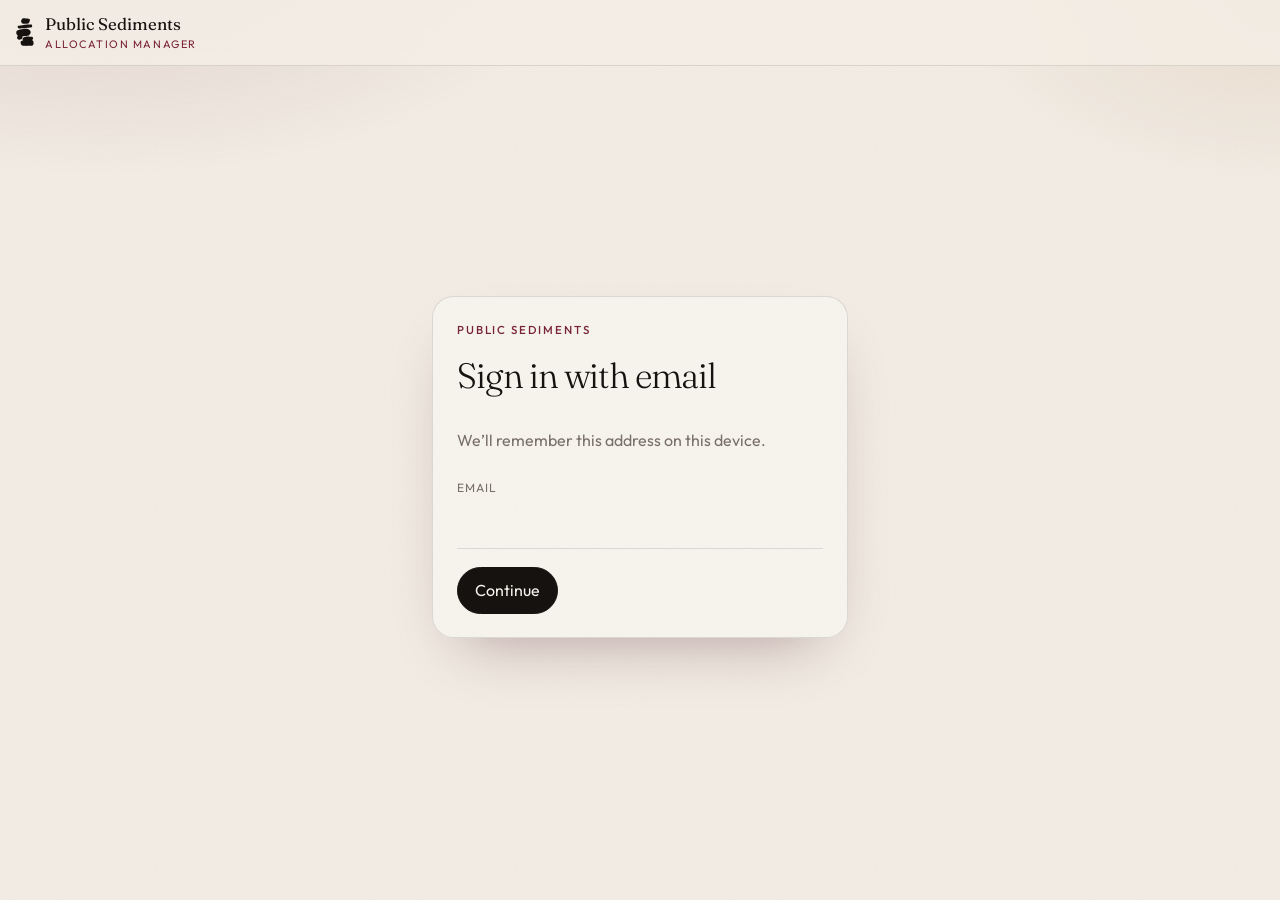
<file: allocation-manager/index.html>
<!DOCTYPE html>
<html lang="en">
<head>
  <meta charset="utf-8">
  <meta name="viewport" content="width=device-width, initial-scale=1, viewport-fit=cover">
  <title>Allocation Manager — Public Sediments</title>
  <meta name="description" content="Month-by-month case allotments and customer allocations for Public Sediments.">
  <link rel="canonical" href="https://main--ps--davidnuescheler.aem.live/allocation-manager/">
  <meta property="og:type" content="website">
  <meta property="og:site_name" content="Public Sediments">
  <meta property="og:title" content="Allocation Manager — Public Sediments">
  <meta property="og:description" content="Month-by-month case allotments and customer allocations for Public Sediments.">
  <meta property="og:url" content="https://main--ps--davidnuescheler.aem.live/allocation-manager/">
  <meta property="og:image" content="https://main--ps--davidnuescheler.aem.live/allocation-manager/og-image.png">
  <meta property="og:image:type" content="image/png">
  <meta property="og:image:width" content="1200">
  <meta property="og:image:height" content="630">
  <meta property="og:image:alt" content="Public Sediments allocation manager">
  <meta name="twitter:card" content="summary_large_image">
  <meta name="twitter:title" content="Allocation Manager — Public Sediments">
  <meta name="twitter:description" content="Month-by-month case allotments and customer allocations for Public Sediments.">
  <meta name="twitter:image" content="https://main--ps--davidnuescheler.aem.live/allocation-manager/og-image.png">
  <meta name="twitter:image:alt" content="Public Sediments allocation manager">
  <link rel="icon" href="/icons/mark.svg" type="image/svg+xml">
  <link rel="preconnect" href="https://fonts.googleapis.com">
  <link rel="preconnect" href="https://fonts.gstatic.com" crossorigin>
  <link href="https://fonts.googleapis.com/css2?family=Fraunces:ital,opsz,wght@0,9..144,300;0,9..144,500;1,9..144,300&family=Outfit:wght@300;400;500;600&display=swap" rel="stylesheet">
  <script>
    window.ALLOC_V = Date.now();
    document.write(`<link rel="stylesheet" href="./styles.css?v=${window.ALLOC_V}">`);
  </script>
</head>
<body data-page="place">
  <script>
    if (!localStorage.getItem('psAlloc_email')) document.body.classList.add('role-gate');
  </script>
  <header class="site-header"></header>
  <script>document.write(`<script src="./header.js?v=${window.ALLOC_V}"><\/script>`);</script>

  <section class="gate" id="gate">
    <form class="gate-card" id="gateForm">
      <p class="gate-kicker">Public Sediments</p>
      <h1>Sign in with email</h1>
      <p class="muted">We’ll remember this address on this device.</p>
      <label for="gateEmail">Email</label>
      <input id="gateEmail" type="email" required autocomplete="username" inputmode="email">
      <p class="gate-note" id="gateNote" hidden></p>
      <button class="btn btn-solid" type="submit">Continue</button>
    </form>
  </section>

  <main class="wrap" id="app">
    <div class="toolbar">
      <div class="month-nav">
        <button class="ghost" id="prevMonth" aria-label="Previous month">←</button>
        <h1 id="monthLabel">September 2026</h1>
        <button class="ghost" id="nextMonth" aria-label="Next month">→</button>
      </div>
      <div class="stats" id="stats"></div>
    </div>

    <nav class="producer-nav" id="producerNav" aria-label="Producers"></nav>
    <nav class="wine-nav" id="wineNav" aria-label="Wines"></nav>

    <section class="board" id="board">
      <div class="loading">Loading allocations…</div>
    </section>

    <div class="row-actions staff-only">
      <button class="btn btn-solid" id="addWineBtn">Add wine</button>
      <button class="btn" id="showEmptyBtn" aria-pressed="false">Show empty accounts</button>
    </div>

    <div class="alloc-dock" id="allocDock" hidden>
      <button type="button" id="allocMinus" aria-label="Remove one bottle">−</button>
      <button type="button" id="allocPlus" aria-label="Add one bottle">+</button>
      <button type="button" id="allocSpread">Spread</button>
    </div>

  </main>

  <dialog id="wineDialog">
    <h2>Add wine</h2>
    <div class="picker-filters" id="winePickerFilters" role="toolbar" aria-label="Filter wines">
      <button type="button" class="picker-chip" data-filter="all" aria-pressed="true">All</button>
      <button type="button" class="picker-chip" data-filter="skin" aria-pressed="false">Skin contact</button>
      <button type="button" class="picker-chip" data-filter="red" aria-pressed="false">Red</button>
      <button type="button" class="picker-chip" data-filter="white" aria-pressed="false">White</button>
      <button type="button" class="picker-chip" data-filter="rose" aria-pressed="false">Rosé</button>
      <button type="button" class="picker-chip" data-filter="sparkling" aria-pressed="false">Sparkling</button>
      <label class="picker-search">
        <span class="picker-search-icon" aria-hidden="true"></span>
        <input id="winePickerSearch" type="search" placeholder="Search the list" autocomplete="off" spellcheck="false">
      </label>
    </div>
    <p class="picker-empty" id="winePickerEmpty" hidden>No wines match that search.</p>
    <div class="picker-list" id="winePickerList" role="listbox" aria-label="Current list"></div>
    <form class="form" id="wineForm">
      <p class="picker-selected" id="winePickerSelected">Pick a wine from the current list.</p>
      <div class="form-row">
        <div>
          <label for="wineCases">Cases this month</label>
          <input id="wineCases" type="number" min="0" step="0.001" value="1">
        </div>
        <div>
          <label for="wineRetail">Retail</label>
          <input id="wineRetail" type="number" min="0" step="1" placeholder="318">
        </div>
      </div>
      <div class="dialog-actions">
        <button class="btn" type="button" id="wineCancel">Cancel</button>
        <button class="btn btn-solid" type="submit" id="wineSave" disabled>Add to this month</button>
      </div>
    </form>
  </dialog>

  <script>
    const allocScript = document.createElement('script');
    allocScript.type = 'module';
    allocScript.src = `./scripts.js?v=${window.ALLOC_V}`;
    document.body.appendChild(allocScript);
  </script>
</body>
</html>
</file>
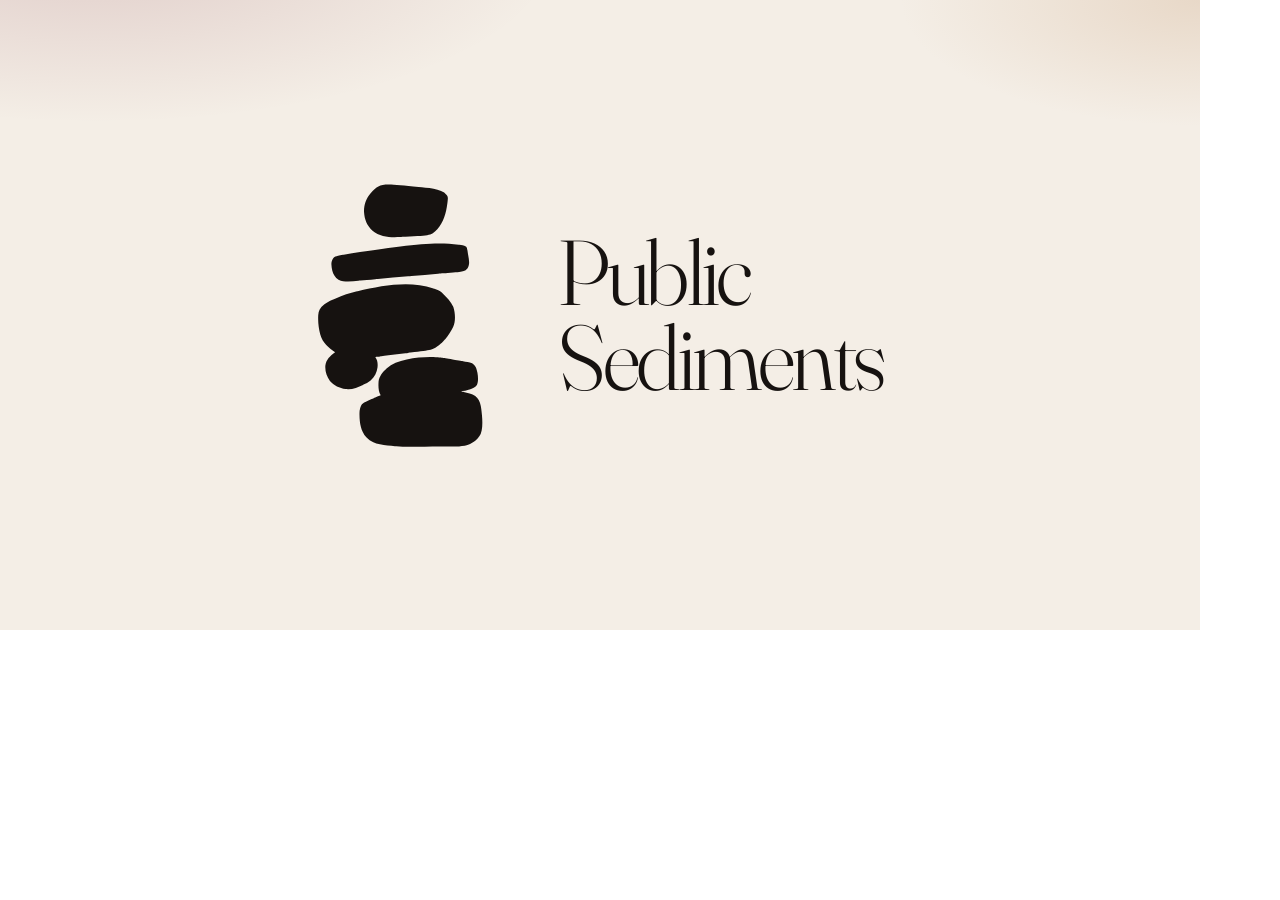
<file: og-card.html>
<!DOCTYPE html>
<html lang="en">
<head>
  <meta charset="utf-8">
  <title>OG</title>
  <link rel="preconnect" href="https://fonts.googleapis.com">
  <link rel="preconnect" href="https://fonts.gstatic.com" crossorigin>
  <link href="https://fonts.googleapis.com/css2?family=Fraunces:opsz,wght@9..144,300;9..144,500&family=Outfit:wght@400;500&display=swap" rel="stylesheet">
  <style>
    html, body { margin: 0; }
    .card {
      width: 1200px;
      height: 630px;
      display: flex;
      align-items: center;
      justify-content: center;
      gap: 72px;
      background:
        radial-gradient(ellipse 70% 50% at 8% -8%, rgba(122, 36, 54, 0.16), transparent 55%),
        radial-gradient(ellipse 50% 40% at 100% 0%, rgba(201, 160, 122, 0.28), transparent 50%),
        #f4eee6;
      color: #161210;
      font-family: Outfit, sans-serif;
    }
    .mark {
      width: 168px;
      height: 266px;
      background: #161210;
      -webkit-mask: url("icons/mark.svg") center / contain no-repeat;
      mask: url("icons/mark.svg") center / contain no-repeat;
    }
    .copy { max-width: 640px; }
    h1 {
      margin: 0;
      font-family: Fraunces, Georgia, serif;
      font-weight: 300;
      font-size: 92px;
      line-height: 0.92;
      letter-spacing: -0.04em;
    }
  </style>
</head>
<body>
  <div class="card">
    <div class="mark" aria-hidden="true"></div>
    <div class="copy">
      <h1>Public<br>Sediments</h1>
    </div>
  </div>
</body>
</html>
</file>
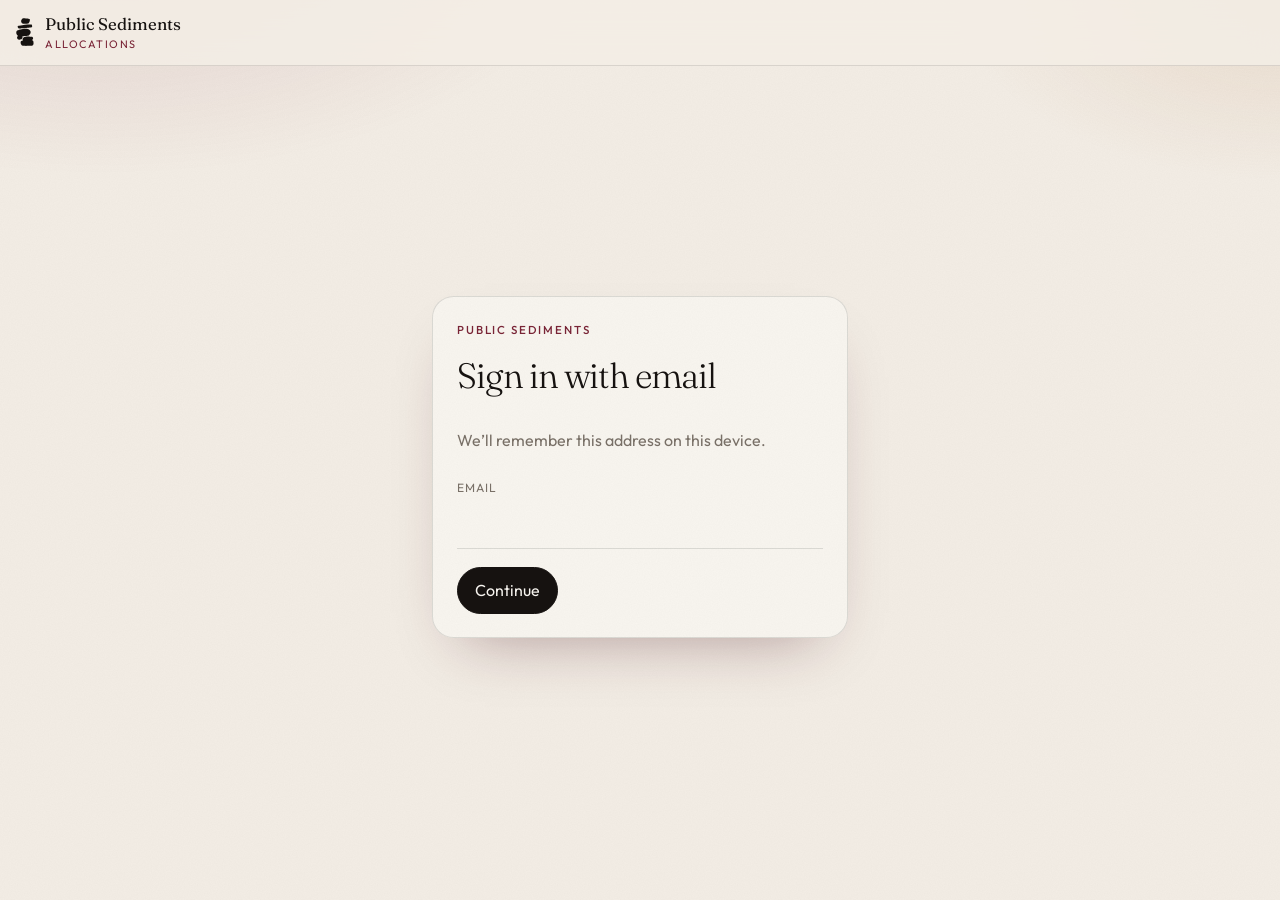
<file: allocation-manager/allocations.html>
<!DOCTYPE html>
<html lang="en">
<head>
  <meta charset="utf-8">
  <meta name="viewport" content="width=device-width, initial-scale=1, viewport-fit=cover">
  <title>Allocations — Public Sediments</title>
  <meta name="description" content="Customer allocations by month for Public Sediments.">
  <link rel="canonical" href="https://main--ps--davidnuescheler.aem.live/allocation-manager/allocations">
  <meta property="og:type" content="website">
  <meta property="og:site_name" content="Public Sediments">
  <meta property="og:title" content="Allocations — Public Sediments">
  <meta property="og:description" content="Customer allocations by month for Public Sediments.">
  <meta property="og:url" content="https://main--ps--davidnuescheler.aem.live/allocation-manager/allocations">
  <meta property="og:image" content="https://main--ps--davidnuescheler.aem.live/allocation-manager/og-image.png">
  <meta property="og:image:type" content="image/png">
  <meta property="og:image:width" content="1200">
  <meta property="og:image:height" content="630">
  <meta property="og:image:alt" content="Public Sediments allocations">
  <meta name="twitter:card" content="summary_large_image">
  <meta name="twitter:title" content="Allocations — Public Sediments">
  <meta name="twitter:description" content="Customer allocations by month for Public Sediments.">
  <meta name="twitter:image" content="https://main--ps--davidnuescheler.aem.live/allocation-manager/og-image.png">
  <link rel="icon" href="/icons/mark.svg" type="image/svg+xml">
  <link rel="preconnect" href="https://fonts.googleapis.com">
  <link rel="preconnect" href="https://fonts.gstatic.com" crossorigin>
  <link href="https://fonts.googleapis.com/css2?family=Fraunces:ital,opsz,wght@0,9..144,300;0,9..144,500;1,9..144,300&family=Outfit:wght@300;400;500;600&display=swap" rel="stylesheet">
  <script>
    window.ALLOC_V = Date.now();
    document.write(`<link rel="stylesheet" href="./styles.css?v=${window.ALLOC_V}">`);
  </script>
</head>
<body data-page="allocations">
  <script>
    if (!localStorage.getItem('psAlloc_email')) document.body.classList.add('role-gate');
  </script>
  <header class="site-header"></header>
  <script>document.write(`<script src="./header.js?v=${window.ALLOC_V}"><\/script>`);</script>

  <section class="gate" id="gate">
    <form class="gate-card" id="gateForm">
      <p class="gate-kicker">Public Sediments</p>
      <h1>Sign in with email</h1>
      <p class="muted">We’ll remember this address on this device.</p>
      <label for="gateEmail">Email</label>
      <input id="gateEmail" type="email" required autocomplete="username" inputmode="email">
      <p class="gate-note" id="gateNote" hidden></p>
      <button class="btn btn-solid" type="submit">Continue</button>
    </form>
  </section>

  <main class="wrap" id="app">
    <div class="toolbar">
      <div class="month-nav" id="monthNav">
        <button class="ghost" id="prevMonth" aria-label="Previous month">←</button>
        <h1 id="monthLabel">Allocations</h1>
        <button class="ghost" id="nextMonth" aria-label="Next month">→</button>
      </div>
      <div class="stats" id="stats"></div>
    </div>
    <section class="board" id="board">
      <div class="loading">Loading allocations…</div>
    </section>
  </main>

  <script>
    const allocScript = document.createElement('script');
    allocScript.type = 'module';
    allocScript.src = `./allocations.js?v=${window.ALLOC_V}`;
    document.body.appendChild(allocScript);
  </script>
</body>
</html>
</file>
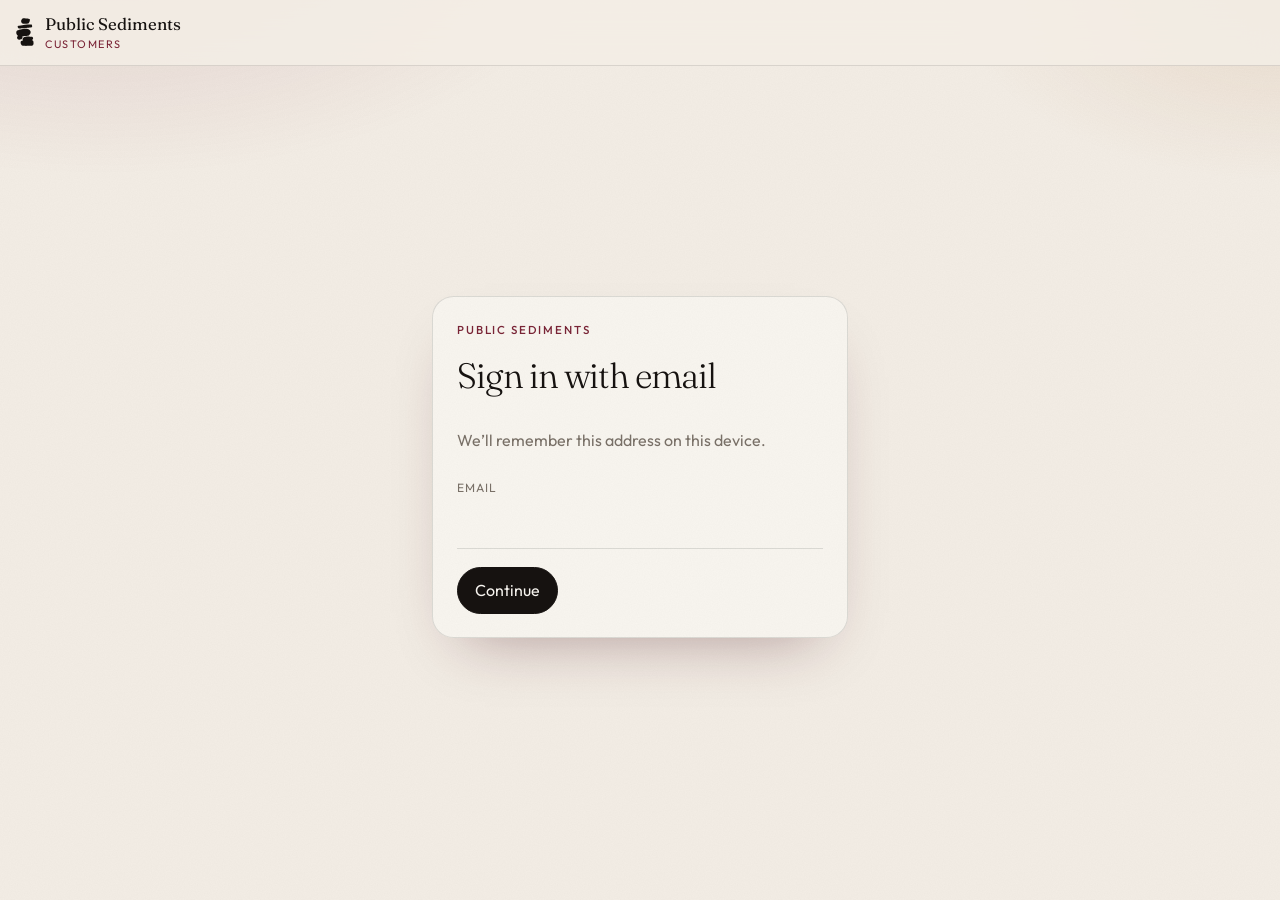
<file: allocation-manager/customers.html>
<!DOCTYPE html>
<html lang="en">
<head>
  <meta charset="utf-8">
  <meta name="viewport" content="width=device-width, initial-scale=1, viewport-fit=cover">
  <title>Customers — Public Sediments</title>
  <meta name="description" content="Customer accounts for Public Sediments allocations.">
  <link rel="canonical" href="https://main--ps--davidnuescheler.aem.live/allocation-manager/customers">
  <meta property="og:type" content="website">
  <meta property="og:site_name" content="Public Sediments">
  <meta property="og:title" content="Customers — Public Sediments">
  <meta property="og:description" content="Customer accounts for Public Sediments allocations.">
  <meta property="og:url" content="https://main--ps--davidnuescheler.aem.live/allocation-manager/customers">
  <meta property="og:image" content="https://main--ps--davidnuescheler.aem.live/allocation-manager/og-image.png">
  <meta property="og:image:type" content="image/png">
  <meta property="og:image:width" content="1200">
  <meta property="og:image:height" content="630">
  <meta property="og:image:alt" content="Public Sediments customers">
  <meta name="twitter:card" content="summary_large_image">
  <meta name="twitter:title" content="Customers — Public Sediments">
  <meta name="twitter:description" content="Customer accounts for Public Sediments allocations.">
  <meta name="twitter:image" content="https://main--ps--davidnuescheler.aem.live/allocation-manager/og-image.png">
  <link rel="icon" href="/icons/mark.svg" type="image/svg+xml">
  <link rel="preconnect" href="https://fonts.googleapis.com">
  <link rel="preconnect" href="https://fonts.gstatic.com" crossorigin>
  <link href="https://fonts.googleapis.com/css2?family=Fraunces:ital,opsz,wght@0,9..144,300;0,9..144,500;1,9..144,300&family=Outfit:wght@300;400;500;600&display=swap" rel="stylesheet">
  <script>
    window.ALLOC_V = Date.now();
    document.write(`<link rel="stylesheet" href="./styles.css?v=${window.ALLOC_V}">`);
  </script>
</head>
<body data-page="customers">
  <script>
    if (!localStorage.getItem('psAlloc_email')) document.body.classList.add('role-gate');
  </script>
  <header class="site-header"></header>
  <script>document.write(`<script src="./header.js?v=${window.ALLOC_V}"><\/script>`);</script>

  <section class="gate" id="gate">
    <form class="gate-card" id="gateForm">
      <p class="gate-kicker">Public Sediments</p>
      <h1>Sign in with email</h1>
      <p class="muted">We’ll remember this address on this device.</p>
      <label for="gateEmail">Email</label>
      <input id="gateEmail" type="email" required autocomplete="username" inputmode="email">
      <p class="gate-note" id="gateNote" hidden></p>
      <button class="btn btn-solid" type="submit">Continue</button>
    </form>
  </section>

  <main class="wrap" id="app">
    <div class="toolbar">
      <h1 class="page-title">Customers</h1>
      <div class="row-actions">
        <button class="btn btn-solid" id="addCustomerBtn">Add customer</button>
      </div>
    </div>
    <section class="board" id="board">
      <div class="loading">Loading customers…</div>
    </section>
  </main>

  <dialog id="customerDialog">
    <h2 id="customerDialogTitle">Add customer</h2>
    <form class="form" id="customerForm">
      <div>
        <label for="customerName">Name</label>
        <input id="customerName" required>
      </div>
      <div>
        <label for="customerEmails">Emails</label>
        <textarea id="customerEmails" rows="3" placeholder="one address per line"></textarea>
      </div>
      <div class="dialog-actions">
        <button class="btn" type="button" id="customerCancel">Cancel</button>
        <button class="btn btn-solid" type="submit">Save customer</button>
      </div>
    </form>
  </dialog>

  <script>
    const allocScript = document.createElement('script');
    allocScript.type = 'module';
    allocScript.src = `./customers.js?v=${window.ALLOC_V}`;
    document.body.appendChild(allocScript);
  </script>
</body>
</html>
</file>
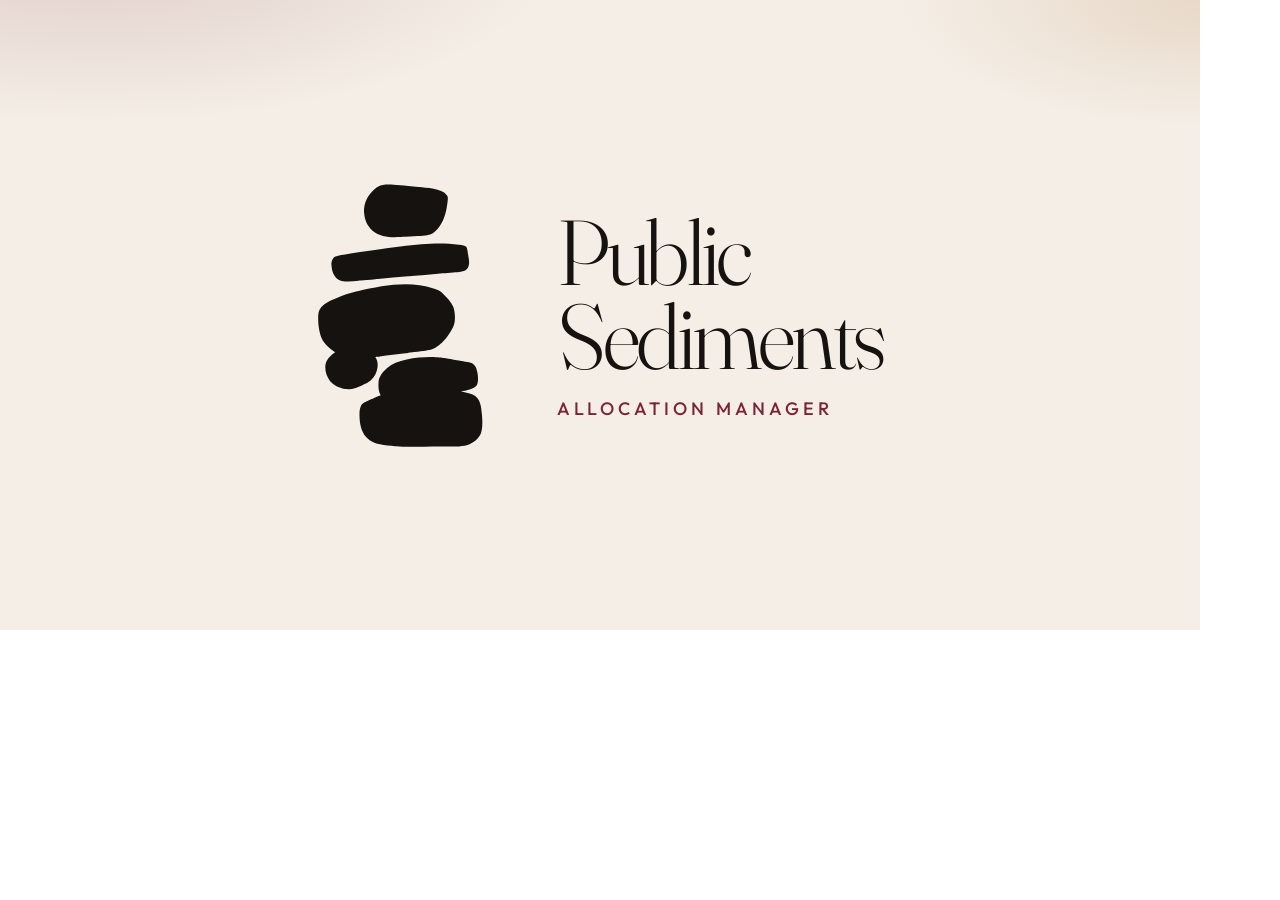
<file: allocation-manager/og-card.html>
<!DOCTYPE html>
<html lang="en">
<head>
  <meta charset="utf-8">
  <title>OG — Allocation Manager</title>
  <link rel="preconnect" href="https://fonts.googleapis.com">
  <link rel="preconnect" href="https://fonts.gstatic.com" crossorigin>
  <link href="https://fonts.googleapis.com/css2?family=Fraunces:opsz,wght@9..144,300;9..144,500&family=Outfit:wght@400;500&display=swap" rel="stylesheet">
  <style>
    html, body { margin: 0; }
    .card {
      width: 1200px;
      height: 630px;
      display: flex;
      align-items: center;
      justify-content: center;
      gap: 72px;
      background:
        radial-gradient(ellipse 70% 50% at 8% -8%, rgba(122, 36, 54, 0.16), transparent 55%),
        radial-gradient(ellipse 50% 40% at 100% 0%, rgba(201, 160, 122, 0.28), transparent 50%),
        #f4eee6;
      color: #161210;
      font-family: Outfit, sans-serif;
    }
    .mark {
      width: 168px;
      height: 266px;
      background: #161210;
      -webkit-mask: url("../icons/mark.svg") center / contain no-repeat;
      mask: url("../icons/mark.svg") center / contain no-repeat;
    }
    .copy { max-width: 640px; }
    h1 {
      margin: 0;
      font-family: Fraunces, Georgia, serif;
      font-weight: 300;
      font-size: 92px;
      line-height: 0.92;
      letter-spacing: -0.04em;
    }
    .kicker {
      display: block;
      margin-top: 1.15rem;
      font-size: 18px;
      font-weight: 500;
      letter-spacing: 0.22em;
      text-transform: uppercase;
      color: #7a2436;
    }
  </style>
</head>
<body>
  <div class="card">
    <div class="mark" aria-hidden="true"></div>
    <div class="copy">
      <h1>Public<br>Sediments</h1>
      <span class="kicker">Allocation manager</span>
    </div>
  </div>
</body>
</html>
</file>
<file: allocation-manager/styles.css>
:root {
  --paper: #f4eee6;
  --paper-2: #ebe3d6;
  --foam: #faf7f2;
  --ink: #161210;
  --ink-soft: #3c342e;
  --muted: #7a7168;
  --line: rgba(22, 18, 16, 0.12);
  --wine: #7a2436;
  --wine-deep: #4a1420;
  --clay: #c9a07a;
  --moss: #44513d;
  --shadow: 0 28px 60px -32px rgba(74, 20, 32, 0.42);
  --radius: 1.15rem;
  --ease: cubic-bezier(0.22, 1, 0.36, 1);
  --serif: "Fraunces", "Iowan Old Style", Georgia, serif;
  --sans: "Outfit", "Avenir Next", system-ui, sans-serif;
  --header: 4.1rem;
}

* { box-sizing: border-box; }
html, body { margin: 0; }
html {
  -webkit-text-size-adjust: 100%;
  text-size-adjust: 100%;
  overflow-x: clip;
}
body {
  font-family: var(--sans);
  font-size: 16px;
  color: var(--ink);
  background: var(--paper);
  line-height: 1.45;
  min-height: 100svh;
  overflow-x: clip;
}

body::before {
  content: "";
  position: fixed;
  inset: 0;
  pointer-events: none;
  z-index: 8;
  opacity: 0.04;
  background-image: url("data:image/svg+xml;utf8,<svg xmlns='http://www.w3.org/2000/svg' width='180' height='180'><filter id='n'><feTurbulence type='fractalNoise' baseFrequency='.85' numOctaves='2' stitchTiles='stitch'/><feColorMatrix values='0 0 0 0 0  0 0 0 0 0  0 0 0 0 0  0 0 0 .55 0'/></filter><rect width='100%' height='100%' filter='url(%23n)'/></svg>");
  mix-blend-mode: multiply;
}

body::after {
  content: "";
  position: fixed;
  inset: 0;
  pointer-events: none;
  z-index: 0;
  background:
    radial-gradient(ellipse 70% 50% at 8% -8%, rgba(122, 36, 54, 0.14), transparent 55%),
    radial-gradient(ellipse 50% 40% at 100% 0%, rgba(201, 160, 122, 0.22), transparent 50%);
}

h1, h2, h3, .serif { font-family: var(--serif); font-weight: 500; letter-spacing: -0.03em; }
button, input, select, textarea { font: inherit; }
button, a, input, select, textarea { touch-action: manipulation; }
button { cursor: pointer; }
a { color: inherit; }

.icon-mark {
  display: inline-block;
  width: 18px;
  height: 30px;
  background: currentColor;
  -webkit-mask: url("../icons/mark.svg") center / contain no-repeat;
  mask: url("../icons/mark.svg") center / contain no-repeat;
}
.icon-case, .icon-bottle {
  display: inline-block;
  flex: none;
  background: currentColor;
  -webkit-mask-repeat: no-repeat;
  mask-repeat: no-repeat;
  -webkit-mask-position: center;
  mask-position: center;
  -webkit-mask-size: contain;
  mask-size: contain;
}
.icon-case {
  width: 1.2em;
  height: 0.92em;
  -webkit-mask-image: url("../icons/case.svg");
  mask-image: url("../icons/case.svg");
}
.icon-bottle {
  width: 0.4em;
  height: 1.05em;
  -webkit-mask-image: url("../icons/bottle.svg");
  mask-image: url("../icons/bottle.svg");
}

.site-header {
  position: sticky;
  top: 0;
  z-index: 12;
  min-height: var(--header);
  display: flex;
  align-items: center;
  backdrop-filter: blur(16px);
  background: color-mix(in srgb, var(--paper) 86%, transparent);
  border-bottom: 1px solid var(--line);
}
.nav-bar {
  width: min(1320px, calc(100% - 2rem));
  margin-inline: auto;
  display: flex;
  align-items: center;
  justify-content: space-between;
  gap: 1rem;
}
.page-title {
  margin: 0;
  font-size: clamp(1.8rem, 6vw, 2.6rem);
  font-weight: 300;
}
.brand {
  display: flex;
  align-items: center;
  gap: 0.7rem;
  text-decoration: none;
}
.brand-name { font-family: var(--serif); font-size: 1.05rem; }
.brand-sub {
  display: block;
  font-family: var(--sans);
  font-size: 0.68rem;
  letter-spacing: 0.14em;
  text-transform: uppercase;
  color: var(--wine);
}
.header-tools { display: flex; align-items: center; flex: none; }
.waffle { position: relative; }
.waffle[hidden] { display: none; }
.waffle-btn {
  width: 2.2rem;
  height: 2.2rem;
  display: grid;
  place-items: center;
  border: 1px solid var(--line);
  border-radius: 999px;
  background: transparent;
  color: var(--ink-soft);
}
.waffle-btn:hover,
.waffle-btn[aria-expanded="true"] {
  background: var(--ink);
  color: var(--foam);
  border-color: var(--ink);
}
.waffle-icon {
  display: grid;
  grid-template-columns: repeat(3, 0.22rem);
  gap: 0.18rem;
  width: 1.02rem;
  height: 1.02rem;
}
.waffle-icon::before {
  content: "";
  width: 0.22rem;
  height: 0.22rem;
  border-radius: 50%;
  background: currentColor;
  box-shadow:
    0.4rem 0 0 currentColor,
    0.8rem 0 0 currentColor,
    0 0.4rem 0 currentColor,
    0.4rem 0.4rem 0 currentColor,
    0.8rem 0.4rem 0 currentColor,
    0 0.8rem 0 currentColor,
    0.4rem 0.8rem 0 currentColor,
    0.8rem 0.8rem 0 currentColor;
}
.waffle-menu {
  position: absolute;
  right: 0;
  top: calc(100% + 0.45rem);
  z-index: 30;
  width: min(16rem, calc(100vw - 2rem));
  padding: 0.4rem;
  background: var(--foam);
  border: 1px solid var(--line);
  border-radius: 1rem;
  box-shadow: var(--shadow);
  display: grid;
  gap: 0.15rem;
}
.waffle-menu[hidden] { display: none; }
.waffle-nav {
  display: grid;
  gap: 0.1rem;
}
.waffle-nav[hidden] { display: none; }
.waffle-nav a,
.waffle-menu .session {
  display: block;
  width: 100%;
  margin: 0;
  padding: 0.7rem 0.8rem;
  border: 0;
  border-radius: 0.75rem;
  background: transparent;
  text-align: left;
  text-decoration: none;
  color: var(--ink);
  font-size: 0.95rem;
}
.waffle-nav a:hover,
.waffle-menu .session:hover {
  background: color-mix(in srgb, var(--ink) 6%, var(--foam));
}
.waffle-nav a[aria-current="page"] { font-weight: 500; }
.waffle-menu .session {
  overflow: hidden;
  text-overflow: ellipsis;
  white-space: nowrap;
  color: var(--muted);
  font-size: 0.78rem;
}
.waffle-nav:not([hidden]) + .session {
  border-top: 1px solid var(--line);
  border-radius: 0 0 0.75rem 0.75rem;
  margin-top: 0.2rem;
}
.text-btn {
  border: 0;
  background: none;
  padding: 0;
  color: var(--wine);
  font-size: 0.72rem;
  letter-spacing: 0.1em;
  text-transform: uppercase;
  font-weight: 500;
  text-decoration: none;
}
.text-btn:hover { color: var(--wine-deep); }

.wrap {
  width: min(1320px, calc(100% - 2rem));
  margin: 1.4rem auto 3rem;
  position: relative;
  z-index: 1;
}

body.role-gate .wrap { display: none; }
body.role-gate .gate { display: grid; }
body.role-account .staff-only,
body.role-gate .staff-only { display: none; }
body.role-account .producer-nav,
body.role-account .wine-nav { display: none; }

.gate {
  display: none;
  position: relative;
  z-index: 1;
  min-height: calc(100svh - var(--header));
  place-items: center;
  padding: 2rem 1rem 4rem;
}
.gate-card {
  width: min(26rem, 100%);
  display: grid;
  gap: 0.7rem;
  padding: 1.6rem 1.5rem 1.4rem;
  background: color-mix(in srgb, var(--foam) 88%, transparent);
  border: 1px solid var(--line);
  border-radius: calc(var(--radius) + 0.2rem);
  box-shadow: var(--shadow);
}
.gate-card h1 {
  margin: 0;
  font-weight: 300;
  font-size: clamp(1.8rem, 6vw, 2.2rem);
}
.gate-kicker {
  margin: 0;
  letter-spacing: 0.16em;
  text-transform: uppercase;
  font-size: 0.72rem;
  color: var(--wine);
  font-weight: 500;
}
.gate-note {
  margin: 0;
  color: var(--wine);
}
.gate-card input {
  width: 100%;
  border: 0;
  border-bottom: 1px solid var(--line);
  background: transparent;
  padding: 0.55rem 0;
  font-size: 16px;
}
.gate-card .btn { justify-self: start; margin-top: 0.4rem; }

.toolbar {
  display: flex;
  flex-wrap: wrap;
  justify-content: space-between;
  gap: 1rem;
  align-items: end;
  margin-bottom: 1.2rem;
}
.month-nav {
  display: flex;
  align-items: center;
  gap: 0.6rem;
  min-width: 0;
  max-width: 100%;
}
.month-nav h1 {
  margin: 0;
  min-width: 0;
  font-size: clamp(1.4rem, 7vw, 2.6rem);
  font-weight: 300;
}
.ghost {
  background: transparent;
  border: 1px solid var(--line);
  border-radius: 999px;
  width: 2.2rem;
  height: 2.2rem;
  display: grid;
  place-items: center;
}
.ghost[hidden] { display: none; }
.ghost:hover { background: var(--ink); color: var(--foam); }
.stats {
  display: flex;
  gap: 1.4rem;
  flex-wrap: wrap;
}
.stat b { display: block; font-family: var(--serif); font-size: 1.45rem; font-weight: 400; }
.stat span { color: var(--muted); font-size: 0.78rem; letter-spacing: 0.06em; text-transform: uppercase; }
.stat.over b { color: var(--wine); }
.qty-line {
  display: inline-flex;
  align-items: center;
  gap: 0.35rem;
}
.qty-line .icon-case, .qty-line .icon-bottle { opacity: 0.7; }

.producer-nav, .wine-nav {
  display: flex;
  gap: 0.5rem;
  overflow-x: auto;
  overscroll-behavior-x: contain;
  -webkit-overflow-scrolling: touch;
  padding-bottom: 0.4rem;
  margin-bottom: 1rem;
  max-width: 100%;
}
.wine-nav { margin-top: -0.35rem; }
.wine-nav:empty { display: none; }
.producer-chip, .wine-chip {
  border: 1px solid var(--line);
  background: var(--foam);
  border-radius: 999px;
  padding: 0.5rem 0.95rem;
  white-space: nowrap;
  display: inline-flex;
  align-items: center;
  gap: 0.45rem;
}
.producer-chip .swatch, .wine-chip .swatch {
  width: 0.7rem;
  height: 0.7rem;
  border-radius: 50%;
  background: var(--chip, var(--clay));
}
.producer-chip[aria-pressed="true"], .wine-chip[aria-pressed="true"] {
  background: var(--ink);
  color: var(--foam);
  border-color: var(--ink);
}
.producer-chip.add { border-style: dashed; color: var(--muted); }

.board {
  display: grid;
  gap: 1rem;
}

.overview {
  position: relative;
  isolation: isolate;
  background:
    radial-gradient(ellipse 80% 70% at 0% 0%, color-mix(in srgb, var(--wine-col, var(--wine)) 22%, transparent), transparent 60%),
    color-mix(in srgb, var(--foam) 88%, transparent);
  border: 1px solid var(--line);
  border-radius: calc(var(--radius) + 0.35rem);
  padding: 1.6rem 1.5rem 1.35rem;
  box-shadow: var(--shadow);
  overflow: hidden;
}
.overview-grid {
  display: flex;
  flex-wrap: wrap;
  justify-content: space-between;
  align-items: start;
  gap: 1.4rem 3rem;
}
.figure {
  flex: 0 1 auto;
  min-width: 0;
}
.figure-label {
  margin: 0 0 0.55rem;
  font-size: 0.72rem;
  letter-spacing: 0.2em;
  text-transform: uppercase;
  color: var(--muted);
  font-weight: 500;
}
.overview .figure-pack {
  display: flex;
  flex-wrap: nowrap;
  align-items: baseline;
  gap: 1.35rem;
}
.unit {
  display: flex;
  flex: none;
  align-items: baseline;
  gap: 0.45rem;
  white-space: nowrap;
}
.unit.is-zero { opacity: 0.38; }
.overview .icon-case { width: 1.55rem; height: 1.2rem; align-self: center; }
.overview .icon-bottle { width: 0.62rem; height: 1.6rem; align-self: center; }
.unit-copy {
  display: flex;
  flex-wrap: nowrap;
  align-items: baseline;
  gap: 0.4rem;
}
.overview .figure-num,
.overview .figure-value {
  font-family: var(--serif);
  font-size: clamp(2.8rem, 6vw, 4.8rem);
  font-weight: 300;
  line-height: 0.9;
  letter-spacing: -0.05em;
  color: inherit;
}
.figure-value {
  display: inline-grid;
  grid-template-columns: max-content;
  justify-items: start;
}
.figure-sizer,
.figure-input {
  grid-area: 1 / 1;
}
.figure-sizer {
  visibility: hidden;
  white-space: pre;
}
.figure-input {
  -moz-appearance: textfield;
  appearance: textfield;
}
.figure-input::-webkit-outer-spin-button,
.figure-input::-webkit-inner-spin-button {
  -webkit-appearance: none;
  margin: 0;
}
.overview .figure-input {
  box-sizing: content-box;
  width: 100%;
  min-width: 0;
  max-width: 100%;
  overflow: hidden;
  padding: 0;
  margin: 0;
  border: 0;
  background: transparent;
  font: inherit;
  letter-spacing: inherit;
  line-height: inherit;
  color: inherit;
  border-bottom: 1px dashed transparent;
}
.overview .figure-input:hover, .overview .figure-input:focus {
  border-bottom-color: var(--wine);
  outline: none;
}
.unit-word {
  font-size: 0.78rem;
  letter-spacing: 0.12em;
  text-transform: uppercase;
  color: var(--muted);
  font-weight: 500;
}
.figure-pack.is-over { color: var(--wine); }
.overview-meter {
  margin-top: 1.6rem;
  height: 0.55rem;
  border-radius: 999px;
  background: color-mix(in srgb, var(--ink) 8%, var(--paper));
  overflow: hidden;
}
.overview-meter-fill {
  display: block;
  height: 100%;
  border-radius: inherit;
  background: linear-gradient(90deg, var(--wine-col, var(--wine)), var(--wine-deep));
  transition: width 0.5s var(--ease);
}
.overview-remain {
  margin: 0.7rem 0 0;
  font-family: var(--serif);
  font-size: clamp(1.15rem, 2.4vw, 1.55rem);
  font-weight: 300;
  letter-spacing: -0.03em;
}
.overview-remain.is-over { color: var(--wine); }
.overview-price {
  display: flex;
  gap: 1.2rem;
  margin-top: 1rem;
  padding-top: 0.9rem;
  border-top: 1px solid var(--line);
}
.overview-price label {
  display: flex;
  align-items: baseline;
  gap: 0.4rem;
  font-size: 0.72rem;
  letter-spacing: 0.1em;
}
.price {
  width: 4.2rem;
  border: 0;
  background: transparent;
  padding: 0.15rem 0;
  border-bottom: 1px dashed transparent;
  font-family: var(--serif);
  font-size: 1.15rem;
  letter-spacing: -0.03em;
}
.price:hover, .price:focus {
  border-bottom-color: var(--wine);
  outline: none;
}

.accounts {
  list-style: none;
  margin: 0;
  padding: 0;
  display: grid;
  gap: 0.45rem;
}
.account {
  display: grid;
  grid-template-columns: minmax(7rem, 1fr) auto auto;
  align-items: center;
  gap: 0.8rem 1rem;
  padding: 0.7rem 1rem;
  background: color-mix(in srgb, var(--foam) 80%, transparent);
  border: 1px solid var(--line);
  border-radius: 1rem;
  cursor: pointer;
}
.account.is-selected {
  border-color: var(--ink);
  background: color-mix(in srgb, var(--ink) 8%, var(--foam));
  box-shadow: inset 0 0 0 1px var(--ink);
}
.account.is-static { cursor: default; }
.account.is-static .status { cursor: default; }
.account-head {
  margin: 0 0 0.65rem;
  font-family: var(--serif);
  font-size: 1.45rem;
  font-weight: 400;
}
.account .muted,
.alloc-row .muted,
.pick-link .muted,
.customer-edit .muted {
  display: block;
  font-size: 0.78rem;
}

.pick-lead { margin: 0 0 0.8rem; }
.pick-list,
.alloc-list,
.customer-list {
  list-style: none;
  margin: 0;
  padding: 0;
  display: grid;
  gap: 0.45rem;
}
.pick-link,
.customer-card,
.alloc-row {
  display: grid;
  grid-template-columns: minmax(0, 1fr) auto auto;
  align-items: center;
  gap: 0.8rem 1rem;
  padding: 0.85rem 1rem;
  background: color-mix(in srgb, var(--foam) 80%, transparent);
  border: 1px solid var(--line);
  border-radius: 1rem;
  text-decoration: none;
}
.pick-link { grid-template-columns: minmax(0, 1fr) auto; }
.pick-link .qty-line {
  justify-self: end;
  font-family: var(--serif);
  font-size: 1.15rem;
  font-weight: 300;
  white-space: nowrap;
}
.pick-link.is-empty .qty-line { opacity: 0.4; }
.pick-link:hover,
.customer-card:hover { border-color: var(--ink); }
.customer-edit {
  display: grid;
  justify-items: start;
  gap: 0.15rem;
  margin: 0;
  padding: 0;
  border: 0;
  background: transparent;
  text-align: left;
  color: inherit;
}
.alloc-back { margin: 0 0 0.7rem; }
.alloc-back a {
  font-size: 0.72rem;
  letter-spacing: 0.1em;
  text-transform: uppercase;
  color: var(--wine);
  text-decoration: none;
}
.alloc-row { cursor: default; }
.alloc-row .figure-pack {
  display: flex;
  align-items: center;
  gap: 0.75rem;
}
.alloc-row .unit-word { display: none; }
.alloc-row .figure-num,
.alloc-row .figure-value {
  font-family: var(--serif);
  font-size: 1.35rem;
  font-weight: 300;
  line-height: 1;
}
.account-name {
  font-family: var(--serif);
  font-size: 1.15rem;
  font-weight: 400;
}
.account .figure-pack {
  display: flex;
  align-items: center;
  gap: 0.75rem;
}
.account .unit { gap: 0.35rem; }
.account .unit-word { display: none; }
.account .figure-value {
  font-family: var(--serif);
  font-size: 1.35rem;
  font-weight: 300;
  line-height: 1;
}
.account .figure-input {
  width: 100%;
  border: 0;
  background: transparent;
  padding: 0;
  font: inherit;
  border-bottom: 1px dashed transparent;
}
.account .figure-input:hover, .account .figure-input:focus {
  border-bottom-color: var(--wine);
  outline: none;
}
.account .icon-case { width: 1.15rem; height: 0.88rem; }
.account .icon-bottle { width: 0.38rem; height: 1rem; }
.accounts-empty {
  padding: 1.2rem 1rem;
  text-align: center;
  color: var(--muted);
}

.status {
  border: 0;
  background: transparent;
  padding: 0;
  font-size: 0.68rem;
  letter-spacing: 0.08em;
  text-transform: uppercase;
  color: var(--muted);
  justify-self: end;
}
.status.waiting { color: #9a6a42; }
.status.confirmed { color: var(--moss); }
.transfer { background: color-mix(in srgb, #f5e38a 55%, var(--foam)); }
.over { color: var(--wine); font-weight: 600; }

.row-actions { display: flex; gap: 0.5rem; margin-top: 0.9rem; flex-wrap: wrap; }
.toolbar .row-actions { margin-top: 0; }

.alloc-dock {
  position: fixed;
  left: 50%;
  bottom: calc(1rem + env(safe-area-inset-bottom));
  transform: translateX(-50%);
  z-index: 20;
  display: flex;
  align-items: center;
  gap: 0.3rem;
  padding: 0.35rem;
  background: var(--ink);
  color: var(--foam);
  border-radius: 999px;
  box-shadow: var(--shadow);
}
.alloc-dock[hidden] { display: none; }
.alloc-dock button {
  min-width: 2.75rem;
  min-height: 2.75rem;
  border: 0;
  border-radius: 999px;
  background: transparent;
  color: inherit;
  font-size: 1.45rem;
  line-height: 1;
}
.alloc-dock button:hover:not(:disabled) { background: color-mix(in srgb, var(--foam) 14%, transparent); }
.alloc-dock button:disabled { opacity: 0.35; }
.alloc-dock #allocSpread {
  padding: 0 1.05rem;
  font-size: 0.78rem;
  letter-spacing: 0.14em;
  text-transform: uppercase;
  font-weight: 500;
}
body.has-dock .wrap { padding-bottom: 5.5rem; }
.btn {
  display: inline-flex;
  align-items: center;
  gap: 0.35rem;
  border-radius: 999px;
  padding: 0.7rem 1.05rem;
  border: 1px solid var(--ink);
  text-decoration: none;
  background: transparent;
}
.btn-solid { background: var(--ink); color: var(--foam); }
.btn-solid:hover { background: var(--wine-deep); border-color: var(--wine-deep); }
.btn:hover { transform: translateY(-1px); }

.manage {
  display: grid;
  grid-template-columns: 1fr 1fr;
  gap: 1rem;
  margin-top: 1.5rem;
}
.panel {
  background: color-mix(in srgb, var(--foam) 70%, transparent);
  border: 1px solid var(--line);
  border-radius: var(--radius);
  padding: 1rem 1.1rem;
}
.panel h2 { margin: 0 0 0.8rem; font-size: 1.3rem; font-weight: 400; }
.list { display: grid; gap: 0.35rem; }
.list-item {
  display: flex;
  justify-content: space-between;
  gap: 0.6rem;
  padding: 0.45rem 0.2rem;
  border-bottom: 1px solid var(--line);
}
button.list-item {
  width: 100%;
  margin: 0;
  text-align: left;
  background: transparent;
  border: 0;
  border-bottom: 1px solid var(--line);
  border-radius: 0;
  color: inherit;
}
button.list-item:hover {
  background: color-mix(in srgb, var(--ink) 4%, transparent);
}
.list-item .muted {
  display: block;
  font-size: 0.78rem;
}
.list-item button {
  border: 0;
  background: none;
  color: var(--muted);
}
.muted { color: var(--muted); }

dialog {
  border: 0;
  border-radius: 1.2rem;
  padding: 1.3rem;
  width: min(440px, 92vw);
  background: var(--foam);
  box-shadow: var(--shadow);
}
#wineDialog {
  width: min(720px, 94vw);
  max-height: min(92vh, 840px);
  display: none;
  flex-direction: column;
  min-height: 0;
  overflow: hidden;
}
#wineDialog[open] { display: flex; }
dialog::backdrop { background: rgba(22, 18, 16, 0.45); }
dialog h2 { margin: 0 0 0.8rem; font-size: 1.5rem; font-weight: 400; }
.form { display: grid; gap: 0.7rem; }
label { font-size: 0.75rem; letter-spacing: 0.08em; text-transform: uppercase; color: var(--muted); }
.form input, .form select, .form textarea {
  width: 100%;
  border: 0;
  border-bottom: 1px solid var(--line);
  background: transparent;
  padding: 0.55rem 0;
  font-size: 16px;
}
.form textarea {
  resize: vertical;
  min-height: 4.5rem;
}
.form-row { display: grid; grid-template-columns: 1fr 1fr; gap: 0.7rem; }
.dialog-actions { display: flex; justify-content: flex-end; gap: 0.5rem; margin-top: 0.4rem; }

.picker-filters {
  display: flex;
  flex-wrap: wrap;
  align-items: center;
  gap: 0.45rem;
  margin-bottom: 0.8rem;
}
.picker-chip {
  margin: 0;
  border: 1px solid var(--line);
  border-radius: 999px;
  padding: 0.4rem 0.8rem;
  background: transparent;
  color: var(--ink-soft);
}
.picker-chip:hover { border-color: var(--ink); color: var(--ink); }
.picker-chip[aria-pressed="true"] {
  background: var(--ink);
  color: var(--foam);
  border-color: var(--ink);
}
.picker-search {
  display: inline-flex;
  align-items: center;
  gap: 0.45rem;
  flex: 1 1 12rem;
  min-width: 10rem;
  margin-left: auto;
  border: 1px solid var(--line);
  border-radius: 999px;
  padding: 0.22rem 0.85rem;
  color: var(--ink-soft);
  background: color-mix(in srgb, var(--foam) 70%, transparent);
}
.picker-search:focus-within { border-color: var(--ink); color: var(--ink); }
.picker-search-icon {
  display: inline-block;
  width: 0.95rem;
  height: 0.95rem;
  flex: none;
  background: currentColor;
  opacity: 0.65;
  -webkit-mask: url("../icons/search.svg") center / contain no-repeat;
  mask: url("../icons/search.svg") center / contain no-repeat;
}
.picker-search input {
  flex: 1;
  min-width: 0;
  border: 0;
  background: transparent;
  padding: 0.28rem 0;
  font-size: 16px;
  color: var(--ink);
  outline: none;
}
.picker-empty, .picker-status, .picker-selected {
  margin: 0 0 0.6rem;
  color: var(--muted);
}
.picker-empty[hidden] { display: none; }
.picker-list {
  display: grid;
  gap: 0.4rem;
  overflow: auto;
  max-height: min(46vh, 380px);
  margin: 0 0 0.9rem;
  padding-right: 0.15rem;
}
.picker-wine {
  display: grid;
  grid-template-columns: 0.7rem 1fr auto;
  gap: 0.75rem;
  align-items: start;
  width: 100%;
  text-align: left;
  border: 1px solid var(--line);
  border-radius: 1rem;
  padding: 0.7rem 0.85rem;
  background: color-mix(in srgb, var(--foam) 80%, transparent);
}
.picker-wine[hidden] { display: none; }
.picker-wine:hover { border-color: var(--ink); }
.picker-wine[aria-selected="true"] {
  border-color: var(--ink);
  background: color-mix(in srgb, var(--ink) 8%, var(--foam));
}
.picker-swatch {
  width: 0.7rem;
  height: 100%;
  min-height: 2.4rem;
  border-radius: 999px;
  background: var(--clay);
}
.picker-swatch.cat-red { background: #7a2436; }
.picker-swatch.cat-white { background: #d9c27a; }
.picker-swatch.cat-skin { background: #c45e2b; }
.picker-swatch.cat-sparkling { background: #e8d7a8; }
.picker-swatch.cat-rose { background: #d9899a; }
.picker-copy { min-width: 0; }
.picker-name {
  display: block;
  font-family: var(--serif);
  font-size: 1.05rem;
  font-weight: 400;
  overflow-wrap: anywhere;
}
.picker-meta {
  display: flex;
  flex-wrap: wrap;
  gap: 0.25rem 0.7rem;
  margin-top: 0.15rem;
  font-size: 0.72rem;
  letter-spacing: 0.06em;
  text-transform: uppercase;
  color: var(--muted);
}
.picker-side {
  display: grid;
  justify-items: end;
  gap: 0.25rem;
  font-family: var(--serif);
}
.picker-badge {
  font-family: var(--sans);
  font-size: 0.62rem;
  letter-spacing: 0.08em;
  text-transform: uppercase;
  color: var(--moss);
}
.picker-wine mark {
  background: color-mix(in srgb, var(--clay) 62%, #f6e3b5);
  color: inherit;
  padding: 0 0.12em;
  border-radius: 0.15em;
}

.loading, .empty {
  padding: 2.5rem 1rem;
  text-align: center;
  color: var(--muted);
}

@media screen and (max-width: 800px) {
  .nav-bar,
  .wrap {
    width: calc(100% - 1.5rem);
  }
  .wrap { margin: 1rem auto 2.5rem; }
  .site-header {
    padding-top: env(safe-area-inset-top);
    min-height: calc(var(--header) + env(safe-area-inset-top));
  }
  .brand-name { font-size: 0.98rem; }
  .toolbar { gap: 0.7rem; }
  .overview {
    padding: 1.2rem 1rem 1.1rem;
  }
  .overview-grid { flex-direction: column; gap: 1.2rem; }
  .overview .figure-pack {
    flex-wrap: wrap;
    gap: 0.8rem 1.15rem;
  }
  .overview .figure-num,
  .overview .figure-value {
    font-size: clamp(2.2rem, 12vw, 3.4rem);
  }
  .account {
    grid-template-columns: minmax(0, 1fr) auto;
  }
  .alloc-row,
  .customer-card {
    grid-template-columns: minmax(0, 1fr);
  }
  .account-name { overflow-wrap: anywhere; }
  .account .status { grid-column: 2; grid-row: 1; }
  .account .figure-pack { grid-column: 1 / -1; }
  .row-actions .btn { min-height: 2.75rem; }
  .manage { grid-template-columns: 1fr; }
  dialog {
    width: min(100% - 1.5rem, 440px);
    margin: auto;
    padding: 1.1rem;
  }
  #wineDialog {
    width: 100%;
    max-width: none;
    height: 100dvh;
    max-height: 100dvh;
    margin: 0;
    border-radius: 0;
    padding: calc(0.9rem + env(safe-area-inset-top)) 1rem calc(0.9rem + env(safe-area-inset-bottom));
  }
  #wineDialog .picker-list {
    flex: 1 1 auto;
    min-height: 0;
    max-height: none;
  }
  .picker-chip {
    min-height: 2.4rem;
    padding: 0.45rem 0.85rem;
  }
  .picker-search {
    flex: 1 1 100%;
    min-width: 0;
    margin-left: 0;
  }
  .picker-wine {
    grid-template-columns: 0.55rem minmax(0, 1fr);
    gap: 0.65rem;
  }
  .picker-side {
    grid-column: 2;
    justify-items: start;
    grid-template-columns: auto auto;
    justify-content: start;
    gap: 0.45rem 0.8rem;
  }
  .form-row { grid-template-columns: 1fr; }
  .dialog-actions { flex-wrap: wrap; }
  .dialog-actions .btn { min-height: 2.75rem; }
}

.print-head,
.print-only { display: none; }

@media print {
  @page {
    size: letter;
    margin: 16mm 18mm 18mm 16mm;
  }

  html {
    width: 8.5in !important;
    min-width: 8.5in !important;
    max-width: 8.5in !important;
    font-size: 11pt !important;
    -webkit-text-size-adjust: 100%;
    text-size-adjust: 100%;
  }

  html, body {
    background: #fff;
    color: #111;
    line-height: 1.35;
    min-height: 0;
    height: auto !important;
    overflow: visible !important;
  }

  body {
    width: 8.5in !important;
    max-width: 8.5in !important;
    font-size: 11pt !important;
  }

  body::before,
  body::after { display: none; }

  .gate,
  .header-tools,
  .toolbar,
  .screen-only { display: none !important; }

  body:has(.alloc-sheet) .site-header { display: none; }

  .wrap {
    width: auto;
    margin: 0;
    padding: 0 0 10mm;
  }

  .board { gap: 0; }

  .print-head,
  .print-only { display: block; }

  .print-head {
    margin: 0 0 16pt;
    padding-bottom: 10pt;
    border-bottom: 2pt solid #111;
  }
  .print-kicker {
    margin: 0 0 4pt;
    font-size: 8pt;
    letter-spacing: 0.18em;
    text-transform: uppercase;
    font-weight: 500;
    color: #7a2436;
    -webkit-print-color-adjust: exact;
    print-color-adjust: exact;
  }
  .print-head h1 {
    margin: 0;
    font-family: var(--serif);
    font-size: 22pt;
    font-weight: 400;
    letter-spacing: -0.03em;
  }
  .print-account {
    margin: 10pt 0 2pt;
    font-family: var(--serif);
    font-size: 14pt;
    font-weight: 400;
  }
  .print-month {
    margin: 0;
    color: #444;
    font-size: 10pt;
  }

  .alloc-sheet .account-head { display: none; }
  .alloc-sheet .empty {
    margin: 0;
    padding: 14pt 0;
    border: 0;
    background: none;
  }
  .alloc-sheet .icon-case,
  .alloc-sheet .icon-bottle,
  .alloc-sheet .figure-pack { display: none !important; }

  .alloc-list { gap: 0; }
  .alloc-cols,
  .alloc-row,
  .alloc-totals {
    display: grid !important;
    grid-template-columns: minmax(0, 1.7fr) 108pt 96pt 78pt;
    gap: 6pt 12pt;
    align-items: end;
    padding: 7pt 0;
    background: none;
    border: 0;
    border-radius: 0;
    box-shadow: none;
  }
  .alloc-cols {
    padding-bottom: 4pt;
    border-bottom: 1pt solid #111;
    font-size: 7.5pt;
    letter-spacing: 0.12em;
    text-transform: uppercase;
    color: #444;
  }
  .alloc-row {
    border-bottom: 1pt solid #ddd;
    break-inside: avoid;
  }
  .alloc-qty-words,
  .alloc-price,
  .alloc-amount {
    display: block;
    font-family: var(--sans);
    font-size: 10pt;
  }
  .alloc-price,
  .alloc-amount {
    white-space: nowrap;
  }
  .alloc-price,
  .alloc-amount,
  .alloc-cols span:nth-child(3),
  .alloc-cols span:nth-child(4),
  .alloc-totals span:nth-child(3),
  .alloc-totals span:nth-child(4) { text-align: right; }
  .alloc-amount { font-variant-numeric: tabular-nums; }
  .alloc-row .account-name {
    font-size: 11pt;
    overflow-wrap: normal;
    word-break: normal;
  }
  .alloc-row .muted {
    color: #444;
    font-size: 9pt;
  }
  .alloc-totals {
    margin: 0;
    padding-top: 8pt;
    padding-bottom: 8pt;
    border-top: 2pt solid #111;
    font-weight: 500;
    break-inside: avoid;
  }
  .alloc-totals span:first-child {
    font-family: var(--serif);
    font-size: 12pt;
    font-weight: 400;
  }
}
</file>
